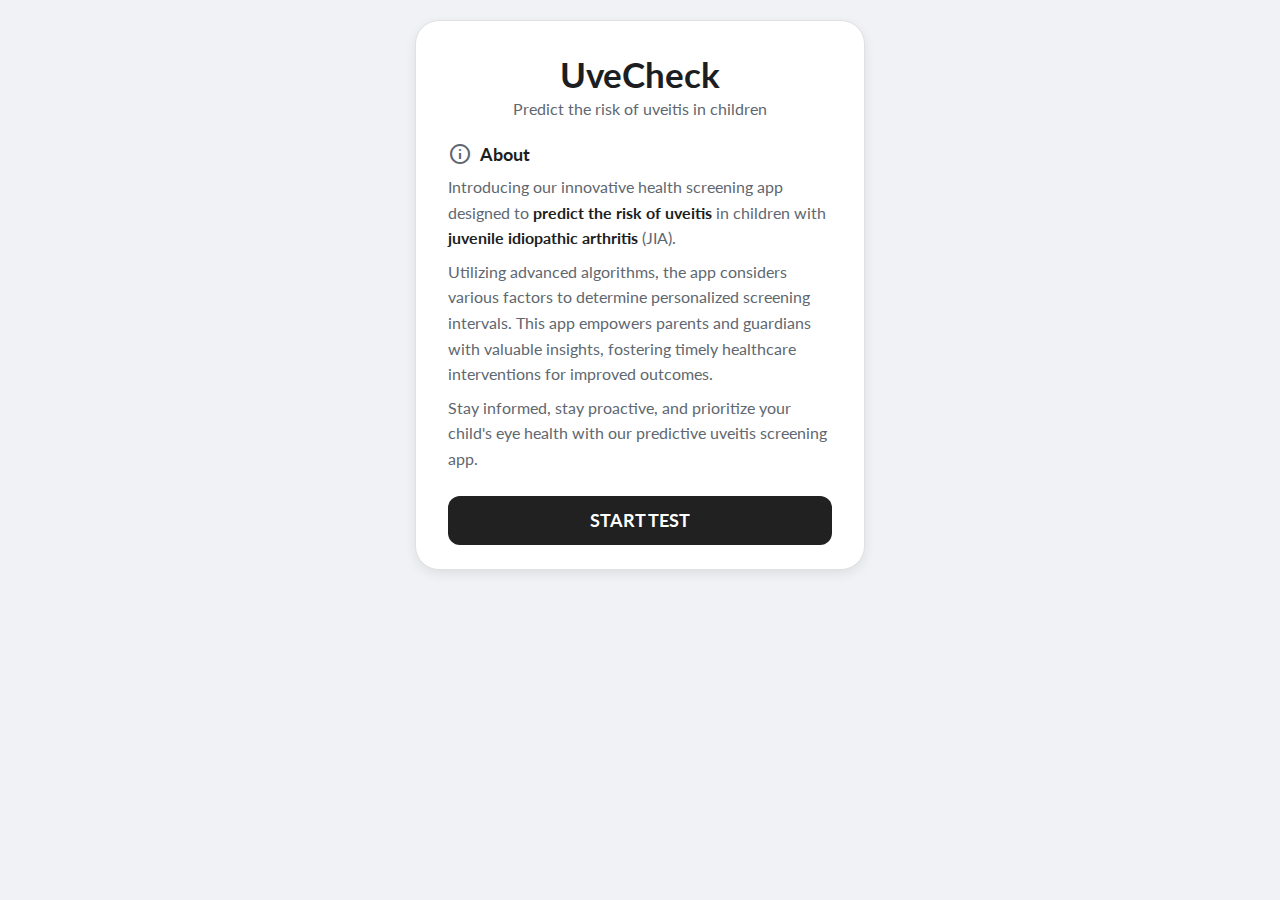
<file: index.html>
<!DOCTYPE html>
<html lang="en">
<head>
    <meta charset="UTF-8">
    <meta name="viewport" content="width=device-width, initial-scale=1.0">
    <title>UveCheck - JIA Uveitis Screening Tool</title>
    
    <!-- Google Fonts: Lato -->
    <link rel="preconnect" href="https://fonts.googleapis.com">
    <link rel="preconnect" href="https://fonts.gstatic.com" crossorigin>
    <link href="https://fonts.googleapis.com/css2?family=Lato:wght@400;700&display=swap" rel="stylesheet">
    
    <!-- Material Symbols for Icons -->
    <link rel="stylesheet" href="https://fonts.googleapis.com/css2?family=Material+Symbols+Outlined:opsz,wght,FILL,GRAD@24,400,0,0" />

    <!-- Custom Stylesheet -->
    <link rel="stylesheet" href="style.css">
</head>
<body>
    <main>
        <div class="card">
            <header>
                <h1>UveCheck</h1>
                <p class="subtitle">Predict the risk of uveitis in children</p>
            </header>

            <div class="about-section">
                <div class="about-header">
                    <span class="material-symbols-outlined info-icon">info</span>
                    <h3>About</h3>
                </div>
                <p>
                    Introducing our innovative health screening app designed to <strong>predict the risk of uveitis</strong> in children with <strong>juvenile idiopathic arthritis</strong> (JIA).
                </p>
                <p>
                    Utilizing advanced algorithms, the app considers various factors to determine personalized screening intervals. This app empowers parents and guardians with valuable insights, fostering timely healthcare interventions for improved outcomes.
                </p>
                <p>
                    Stay informed, stay proactive, and prioritize your child's eye health with our predictive uveitis screening app.
                </p>
            </div>

            <a href="form.html" class="button-primary">START TEST</a>
        </div>
    </main>
</body>
</html>
</file>
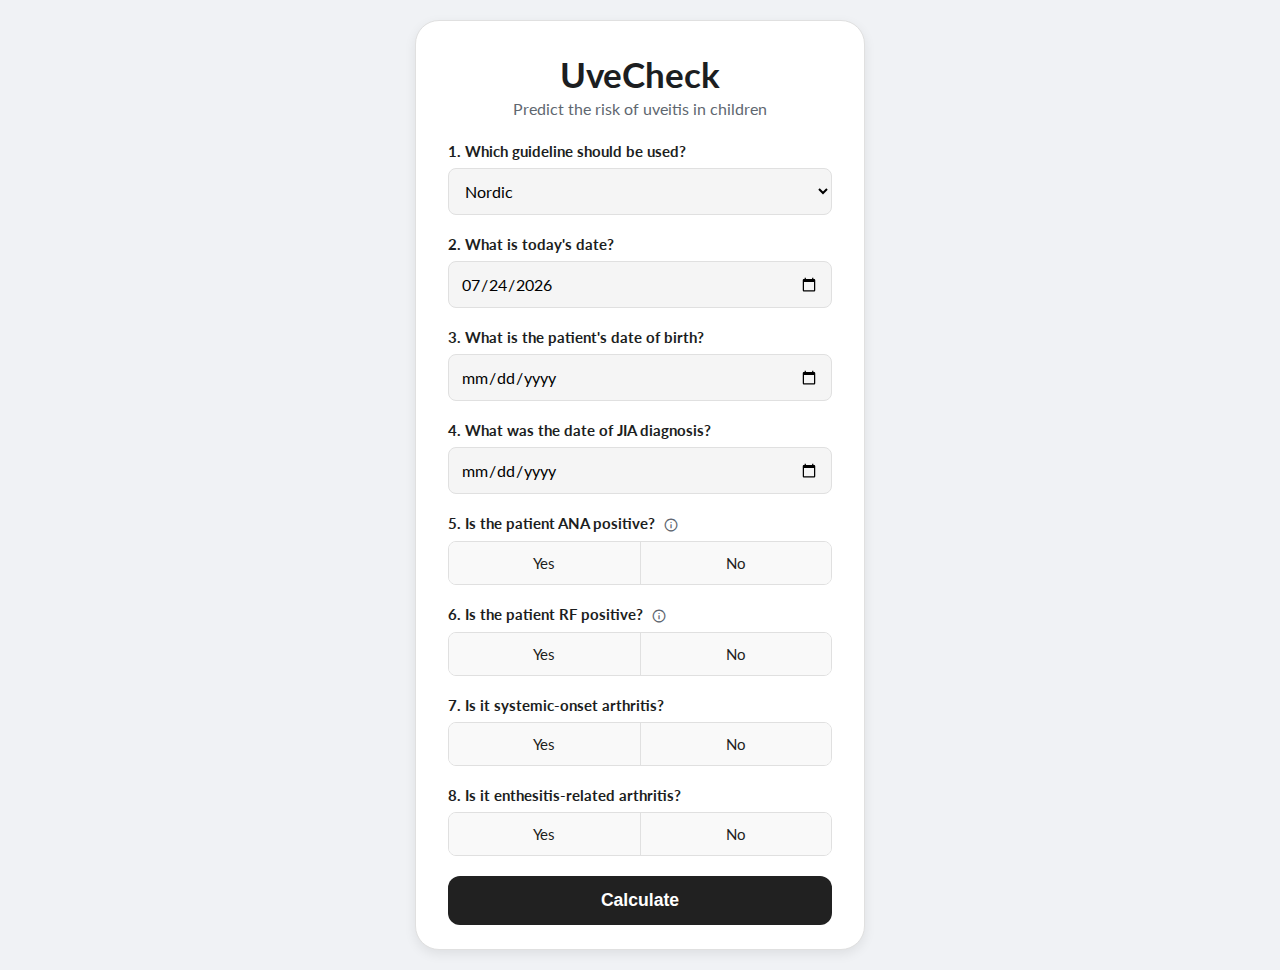
<file: form.html>
<!DOCTYPE html>
<html lang="en">
<head>
    <meta charset="UTF-8">
    <meta name="viewport" content="width=device-width, initial-scale=1.0">
    <title>UveCheck - Patient Details</title>
    <link rel="preconnect" href="https://fonts.googleapis.com">
    <link rel="preconnect" href="https://fonts.gstatic.com" crossorigin>
    <link href="https://fonts.googleapis.com/css2?family=Lato:wght@400;700&display=swap" rel="stylesheet">
    <link rel="stylesheet" href="https://fonts.googleapis.com/css2?family=Material+Symbols+Outlined:opsz,wght,FILL,GRAD@24,400,0,0" />
    <link rel="stylesheet" href="style.css">
</head>
<body>
    <main>
        <div class="card">
            <header>
                <h1>UveCheck</h1>
                <p class="subtitle">Predict the risk of uveitis in children</p>
            </header>

            <form id="uveCheckForm">
                <!-- Guideline Selection -->
                <div class="form-group">
                    <label for="countryChoice">1. Which guideline should be used?</label>
                    <select id="countryChoice" name="countryChoice" required>
                        <option value="1">Nordic</option>
                        <option value="2">US and Pakistan</option>
                        <option value="3">UK</option>
                        <option value="4">Spain and Portugal</option>
                        <option value="5">Germany</option>
                        <option value="6">Czech and Slovakia</option>
                        <option value="7">Argentina</option>
                        <option value="8">MIWGUC</option>
                    </select>
                </div>

                <!-- Date Inputs -->
                <div class="form-group">
                    <label for="currentDate">2. What is today's date?</label>
                    <input type="date" id="currentDate" name="currentDate" required>
                </div>
                <div class="form-group">
                    <label for="dob">3. What is the patient's date of birth?</label>
                    <input type="date" id="dob" name="dob" required>
                </div>
                <div class="form-group">
                    <label for="diagnosisDate">4. What was the date of JIA diagnosis?</label>
                    <input type="date" id="diagnosisDate" name="diagnosisDate" required>
                </div>

                <!-- Boolean (Yes/No) Inputs -->
                <div class="form-group">
                    <label>5. Is the patient ANA positive?
                        <span class="info-tooltip-container">
                            <span class="material-symbols-outlined small-icon">info</span>
                            <span class="tooltip">Antinuclear Antibody (ANA) is a key biomarker for autoimmune activity.</span>
                        </span>
                    </label>
                    <div class="segmented-control">
                        <input type="radio" id="ana_yes" name="isANA_Positive" value="true" required><label for="ana_yes">Yes</label>
                        <input type="radio" id="ana_no" name="isANA_Positive" value="false"><label for="ana_no">No</label>
                    </div>
                </div>
                 <div class="form-group">
                    <label>6. Is the patient RF positive?
                        <span class="info-tooltip-container">
                            <span class="material-symbols-outlined small-icon">info</span>
                            <span class="tooltip">Rheumatoid Factor (RF) positivity can indicate a specific subtype of JIA.</span>
                        </span>
                    </label>
                    <div class="segmented-control">
                        <input type="radio" id="rf_yes" name="isRF_Positive" value="true" required><label for="rf_yes">Yes</label>
                        <input type="radio" id="rf_no" name="isRF_Positive" value="false"><label for="rf_no">No</label>
                    </div>
                </div>
                 <div class="form-group">
                    <label>7. Is it systemic-onset arthritis?</label>
                    <div class="segmented-control">
                        <input type="radio" id="systemic_yes" name="isSystemicOnset" value="true" required><label for="systemic_yes">Yes</label>
                        <input type="radio" id="systemic_no" name="isSystemicOnset" value="false"><label for="systemic_no">No</label>
                    </div>
                </div>
                 <div class="form-group">
                    <label>8. Is it enthesitis-related arthritis?</label>
                    <div class="segmented-control">
                        <input type="radio" id="era_yes" name="isEnthesitisRelated" value="true" required><label for="era_yes">Yes</label>
                        <input type="radio" id="era_no" name="isEnthesitisRelated" value="false"><label for="era_no">No</label>
                    </div>
                </div>
                
                <button type="submit" class="button-primary">Calculate</button>
            </form>
        </div>
    </main>
    <script src="script.js"></script>
</body>
</html>
</file>
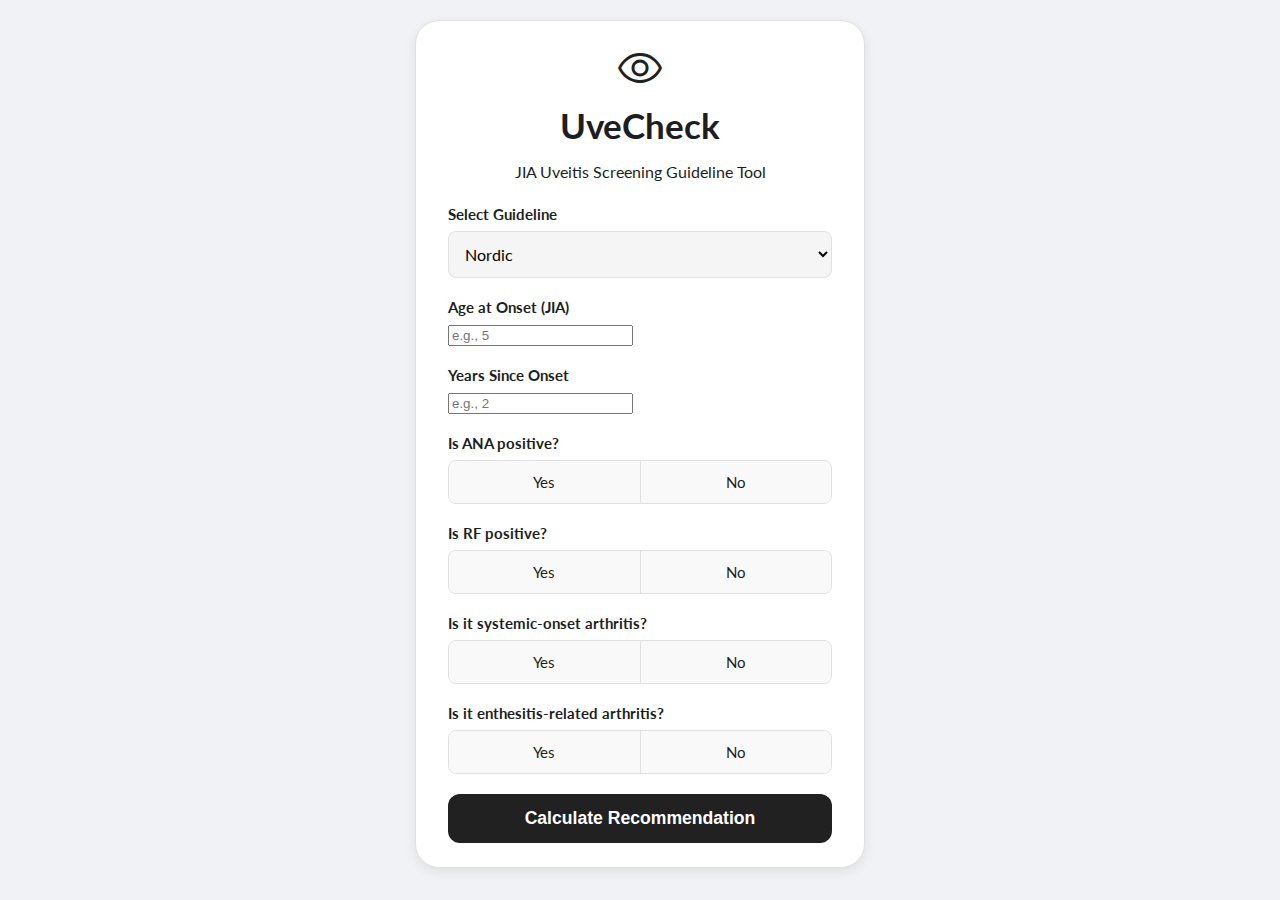
<file: index.html.html>
<!DOCTYPE html>
<html lang="en">
<head>
    <meta charset="UTF-8">
    <meta name="viewport" content="width=device-width, initial-scale=1.0">
    <title>UveCheck - JIA Uveitis Screening Tool</title>
    
    <!-- Google Fonts: Lato -->
    <link rel="preconnect" href="https://fonts.googleapis.com">
    <link rel="preconnect" href="https://fonts.gstatic.com" crossorigin>
    <link href="https://fonts.googleapis.com/css2?family=Lato:wght@400;700&display=swap" rel="stylesheet">
    
    <!-- Material Symbols for Icons -->
    <link rel="stylesheet" href="https://fonts.googleapis.com/css2?family=Material+Symbols+Outlined:opsz,wght,FILL,GRAD@24,400,0,0" />

    <!-- Custom Stylesheet -->
    <link rel="stylesheet" href="style.css">
</head>
<body>
    <main>
        <div class="card">
            <header>
                <span class="material-symbols-outlined header-icon">visibility</span>
                <h1>UveCheck</h1>
                <p>JIA Uveitis Screening Guideline Tool</p>
            </header>

            <form id="uveCheckForm" action="results.html">
                <!-- Guideline Selection -->
                <div class="form-group">
                    <label for="countryChoice">Select Guideline</label>
                    <select id="countryChoice" name="countryChoice" required>
                        <option value="1">Nordic</option>
                        <option value="2">US and Pakistan</option>
                        <option value="3">UK</option>
                        <option value="4">Spain and Portugal</option>
                        <option value="5">Germany</option>
                        <option value="6">Czech and Slovakia</option>
                        <option value="7">Argentina</option>
                        <option value="8">MIWGUC</option>
                    </select>
                </div>

                <!-- Numerical Inputs -->
                <div class="form-row">
                    <div class="form-group">
                        <label for="ageAtOnset">Age at Onset (JIA)</label>
                        <input type="number" id="ageAtOnset" name="ageAtOnset" placeholder="e.g., 5" min="0" required>
                    </div>
                    <div class="form-group">
                        <label for="yearsSinceOnset">Years Since Onset</label>
                        <input type="number" id="yearsSinceOnset" name="yearsSinceOnset" placeholder="e.g., 2" min="0" step="0.1" required>
                    </div>
                </div>

                <!-- Boolean (Yes/No) Inputs -->
                <div class="form-group">
                    <label>Is ANA positive?</label>
                    <div class="segmented-control">
                        <input type="radio" id="ana_yes" name="isANA_Positive" value="true" required><label for="ana_yes">Yes</label>
                        <input type="radio" id="ana_no" name="isANA_Positive" value="false"><label for="ana_no">No</label>
                    </div>
                </div>
                 <div class="form-group">
                    <label>Is RF positive?</label>
                    <div class="segmented-control">
                        <input type="radio" id="rf_yes" name="isRF_Positive" value="true" required><label for="rf_yes">Yes</label>
                        <input type="radio" id="rf_no" name="isRF_Positive" value="false"><label for="rf_no">No</label>
                    </div>
                </div>
                 <div class="form-group">
                    <label>Is it systemic-onset arthritis?</label>
                    <div class="segmented-control">
                        <input type="radio" id="systemic_yes" name="isSystemicOnset" value="true" required><label for="systemic_yes">Yes</label>
                        <input type="radio" id="systemic_no" name="isSystemicOnset" value="false"><label for="systemic_no">No</label>
                    </div>
                </div>
                 <div class="form-group">
                    <label>Is it enthesitis-related arthritis?</label>
                    <div class="segmented-control">
                        <input type="radio" id="era_yes" name="isEnthesitisRelated" value="true" required><label for="era_yes">Yes</label>
                        <input type="radio" id="era_no" name="isEnthesitisRelated" value="false"><label for="era_no">No</label>
                    </div>
                </div>
                
                <button type="submit" class="button-primary">Calculate Recommendation</button>
            </form>
        </div>
    </main>

    <script src="script.js"></script>
</body>
</html>
</file>
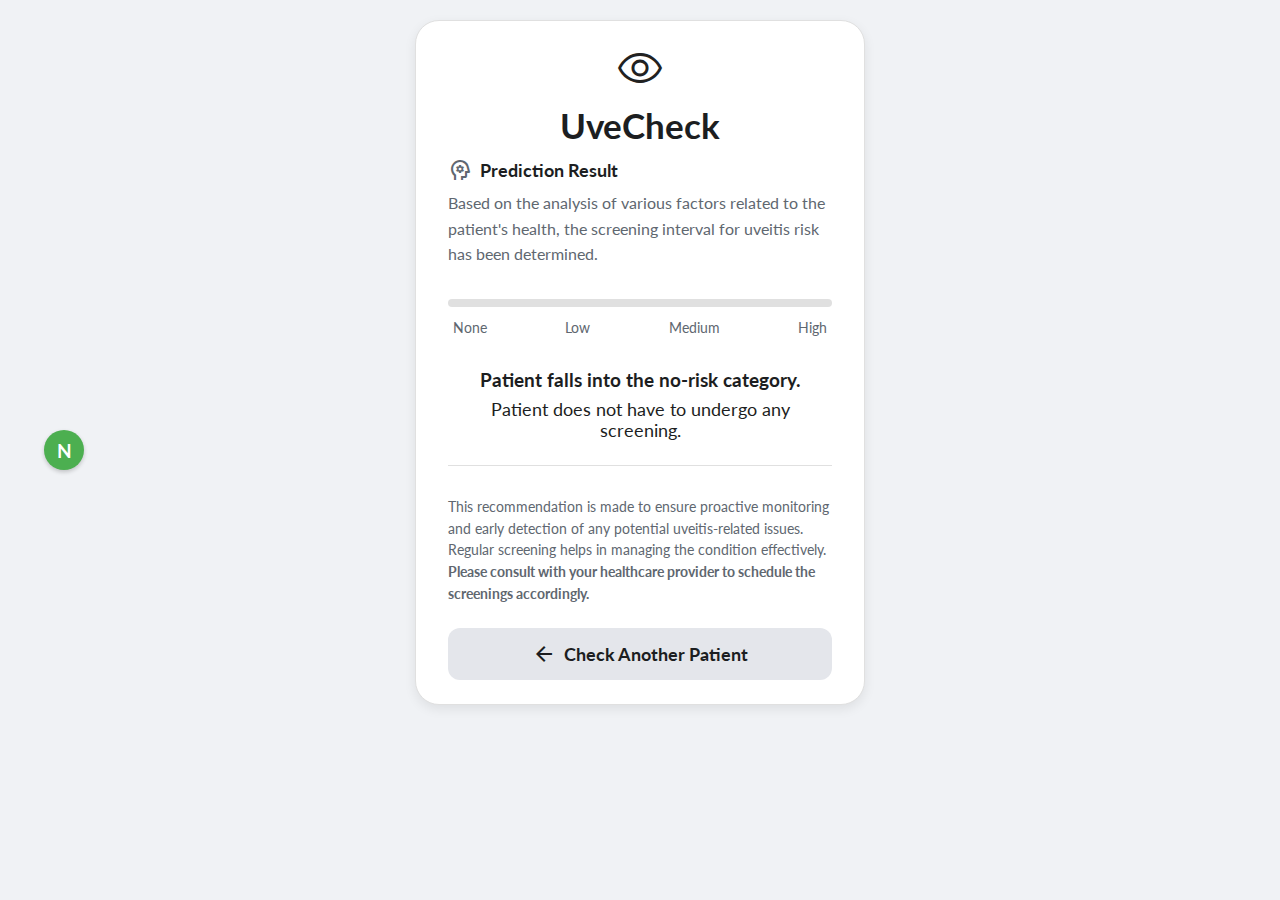
<file: results.html>
<!DOCTYPE html>
<html lang="en">
<head>
    <meta charset="UTF-8">
    <meta name="viewport" content="width=device-width, initial-scale=1.0">
    <title>UveCheck - Prediction Result</title>
    <link rel="preconnect" href="https://fonts.googleapis.com">
    <link rel="preconnect" href="https://fonts.gstatic.com" crossorigin>
    <link href="https://fonts.googleapis.com/css2?family=Lato:wght@400;700&display=swap" rel="stylesheet">
    <link rel="stylesheet" href="https://fonts.googleapis.com/css2?family=Material+Symbols+Outlined:opsz,wght,FILL,GRAD@24,400,0,0" />
    <link rel="stylesheet" href="style.css">
</head>
<body>
    <main>
        <div class="card">
            <!-- NEW: Header to match intro page -->
             <header class="results-header">
                <span class="material-symbols-outlined header-icon">visibility</span>
                <h1>UveCheck</h1>
            </header>

            <div class="about-section">
                <div class="about-header">
                    <span class="material-symbols-outlined info-icon">psychology</span>
                    <h3>Prediction Result</h3>
                </div>
                <p>Based on the analysis of various factors related to the patient's health, the screening interval for uveitis risk has been determined.</p>
            </div>

            <!-- NEW: Risk Slider Visualization -->
            <div class="risk-slider-container">
                <div class="risk-track"></div>
                <div id="risk-thumb" class="risk-thumb">
                    <span id="risk-thumb-letter"></span>
                </div>
                <div class="risk-labels">
                    <span>None</span>
                    <span>Low</span>
                    <span>Medium</span>
                    <span>High</span>
                </div>
            </div>

            <div id="result-text-container">
                <p id="result-category-text" class="result-category-text"></p>
                <p id="result-recommendation-text" class="result-recommendation-text"></p>
            </div>
            
            <div class="disclaimer">
                <p>This recommendation is made to ensure proactive monitoring and early detection of any potential uveitis-related issues. Regular screening helps in managing the condition effectively. <strong>Please consult with your healthcare provider to schedule the screenings accordingly.</strong></p>
            </div>

            <a href="form.html" class="button-secondary">
                <span class="material-symbols-outlined">arrow_back</span>
                Check Another Patient
            </a>
        </div>
    </main>

    <script src="script.js"></script>
</body>
</html>
</file>
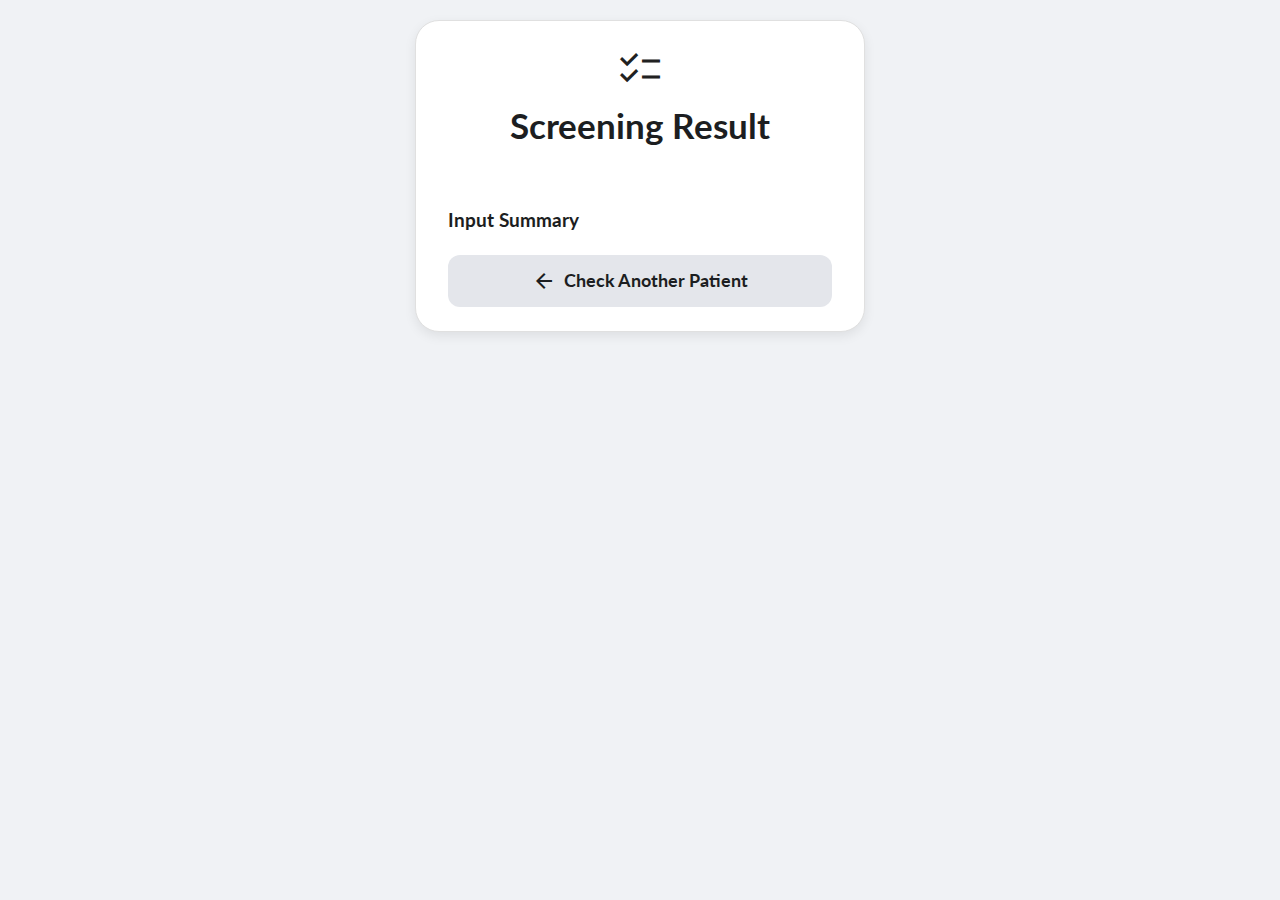
<file: results.html.html>
<!DOCTYPE html>
<html lang="en">
<head>
    <meta charset="UTF-8">
    <meta name="viewport" content="width=device-width, initial-scale=1.0">
    <title>UveCheck - Results</title>
    
    <!-- Google Fonts: Lato -->
    <link rel="preconnect" href="https://fonts.googleapis.com">
    <link rel="preconnect" href="https://fonts.gstatic.com" crossorigin>
    <link href="https://fonts.googleapis.com/css2?family=Lato:wght@400;700&display=swap" rel="stylesheet">

    <!-- Material Symbols for Icons -->
    <link rel="stylesheet" href="https://fonts.googleapis.com/css2?family=Material+Symbols+Outlined:opsz,wght,FILL,GRAD@24,400,1,0" />

    <!-- Custom Stylesheet -->
    <link rel="stylesheet" href="style.css">
</head>
<body>
    <main>
        <div class="card">
            <header>
                <span class="material-symbols-outlined header-icon">checklist</span>
                <h1>Screening Result</h1>
            </header>

            <div id="result-container">
                <!-- Result will be dynamically inserted here -->
                <div id="risk-banner" class="risk-banner">
                    <span id="risk-icon" class="material-symbols-outlined"></span>
                    <h2 id="risk-category"></h2>
                </div>
                <p id="recommendation-text" class="recommendation"></p>
            </div>
            
            <div class="summary">
                <h3>Input Summary</h3>
                <p id="patient-summary"></p>
            </div>

            <a href="index.html" class="button-secondary">
                <span class="material-symbols-outlined">arrow_back</span>
                Check Another Patient
            </a>
        </div>
    </main>

    <script src="script.js"></script>
</body>
</html>
</file>
<file: style.css>
/* --- Global Styles & Variables --- */
:root {
    --background-color: #f0f2f5;
    --card-background: #ffffff;
    --primary-text-color: #1c1e21;
    --secondary-text-color: #606770;
    --border-color: #e0e0e0;
    --accent-color: #005fb8;
    --button-primary-bg: #212121;
    --button-primary-text: #ffffff;
    --button-secondary-bg: #e4e6eb;
    --button-secondary-text: #1c1e21;
    --risk-none-color: #4caf50; /* Green */
    --risk-low-color: #ffc107; /* Yellow */
    --risk-medium-color: #ff9800; /* Orange */
    --risk-high-color: #f44336; /* Red */
}

body {
    font-family: 'Lato', sans-serif;
    background-color: var(--background-color);
    color: var(--primary-text-color);
    margin: 0;
    display: flex;
    justify-content: center;
    align-items: flex-start; /* Align to top */
    min-height: 100vh;
    padding: 20px;
    box-sizing: border-box;
}

main {
    width: 100%;
    max-width: 450px;
}

/* --- Card & Header --- */
.card {
    background-color: var(--card-background);
    border-radius: 24px;
    padding: 24px 32px;
    box-shadow: 0 4px 12px rgba(0, 0, 0, 0.08);
    border: 1px solid var(--border-color);
}

header {
    text-align: center;
    margin-bottom: 24px;
}

header.results-header { margin-bottom: 12px; }

header .header-icon { font-size: 48px; color: var(--button-primary-bg); }
h1 { margin: 8px 0 4px 0; font-weight: 700; font-size: 2.2rem; }
.subtitle { margin: 0; color: var(--secondary-text-color); font-size: 1rem; }

/* --- Intro/About Section --- */
.about-section { margin-bottom: 24px; }
.about-header { display: flex; align-items: center; gap: 8px; margin-bottom: 8px; }
.about-header .info-icon { color: var(--secondary-text-color); }
.about-header h3 { margin: 0; font-size: 1.1rem; }
.about-section p { color: var(--secondary-text-color); line-height: 1.6; margin: 8px 0; }
.about-section strong { color: var(--primary-text-color); }

/* --- Form Elements --- */
.form-group { margin-bottom: 20px; }
label { display: block; font-weight: 700; margin-bottom: 8px; font-size: 0.95rem; color: var(--primary-text-color); }
input[type="date"], select {
    width: 100%;
    padding: 12px;
    border: 1px solid var(--border-color);
    background-color: #f5f5f5;
    border-radius: 8px;
    font-size: 1rem;
    font-family: 'Lato', sans-serif;
    box-sizing: border-box;
}
input:focus, select:focus { outline-color: var(--accent-color); }

/* Segmented Control for Radio Buttons */
.segmented-control { display: flex; border: 1px solid var(--border-color); border-radius: 8px; overflow: hidden; }
.segmented-control input[type="radio"] { display: none; }
.segmented-control label { flex: 1; text-align: center; padding: 12px; margin: 0; cursor: pointer; font-weight: 400; background-color: #f9f9f9; transition: background-color 0.2s; }
.segmented-control label:not(:last-child) { border-right: 1px solid var(--border-color); }
.segmented-control input[type="radio"]:checked + label { background-color: var(--button-secondary-bg); font-weight: 700; }

/* --- Info Tooltip --- */
.info-tooltip-container { display: inline-block; position: relative; margin-left: 4px; }
.info-tooltip-container .small-icon { font-size: 1rem; vertical-align: middle; color: var(--secondary-text-color); cursor: help; }
.info-tooltip-container .tooltip {
    visibility: hidden; opacity: 0;
    width: 200px; background-color: #333; color: #fff;
    text-align: center; border-radius: 6px; padding: 8px;
    position: absolute; z-index: 1; bottom: 125%; left: 50%;
    margin-left: -100px; /* Use half of the width to center */
    transition: opacity 0.3s;
    font-size: 0.8rem; font-weight: 400;
}
.info-tooltip-container .tooltip::after { /* Tooltip arrow */
    content: ""; position: absolute; top: 100%; left: 50%;
    margin-left: -5px; border-width: 5px; border-style: solid;
    border-color: #333 transparent transparent transparent;
}
.info-tooltip-container:hover .tooltip { visibility: visible; opacity: 1; }

/* --- Buttons --- */
.button-primary, .button-secondary {
    display: flex; justify-content: center; align-items: center; gap: 8px;
    width: 100%; padding: 14px; font-size: 1.1rem; font-weight: 700;
    border-radius: 12px; cursor: pointer; text-decoration: none;
    transition: filter 0.2s; border: none; box-sizing: border-box;
}
.button-primary { background-color: var(--button-primary-bg); color: var(--button-primary-text); margin-top: 16px; }
.button-secondary { background-color: var(--button-secondary-bg); color: var(--button-secondary-text); margin-top: 24px; }
.button-primary:hover, .button-secondary:hover { filter: brightness(0.9); }

/* --- Results Page: Risk Slider --- */
.risk-slider-container { margin: 32px 0; }
.risk-track { height: 8px; background-color: #e0e0e0; border-radius: 4px; position: relative; }
.risk-thumb {
    width: 40px; height: 40px; border-radius: 50%;
    position: absolute; top: 50%; transform: translate(-50%, -50%);
    display: flex; justify-content: center; align-items: center;
    font-weight: 700; font-size: 1.2rem; color: white;
    box-shadow: 0 2px 4px rgba(0,0,0,0.2);
    transition: left 0.5s ease-in-out, background-color 0.5s;
}
.risk-labels { display: flex; justify-content: space-between; margin-top: 12px; color: var(--secondary-text-color); font-size: 0.9rem; padding: 0 5px; }
/* Slider positions and colors */
.risk-thumb.pos-none { left: 5%; background-color: var(--risk-none-color); }
.risk-thumb.pos-low { left: 33%; background-color: var(--risk-low-color); }
.risk-thumb.pos-medium { left: 66%; background-color: var(--risk-medium-color); }
.risk-thumb.pos-high { left: 95%; background-color: var(--risk-high-color); }

/* --- Results Page: Text & Disclaimer --- */
#result-text-container { text-align: center; }
.result-category-text { font-size: 1.2rem; font-weight: 700; margin: 16px 0 8px 0; }
.result-recommendation-text { font-size: 1.1rem; margin: 0; }
.disclaimer { border-top: 1px solid var(--border-color); margin-top: 24px; padding-top: 16px; color: var(--secondary-text-color); line-height: 1.5; font-size: 0.9rem; }
</file>
